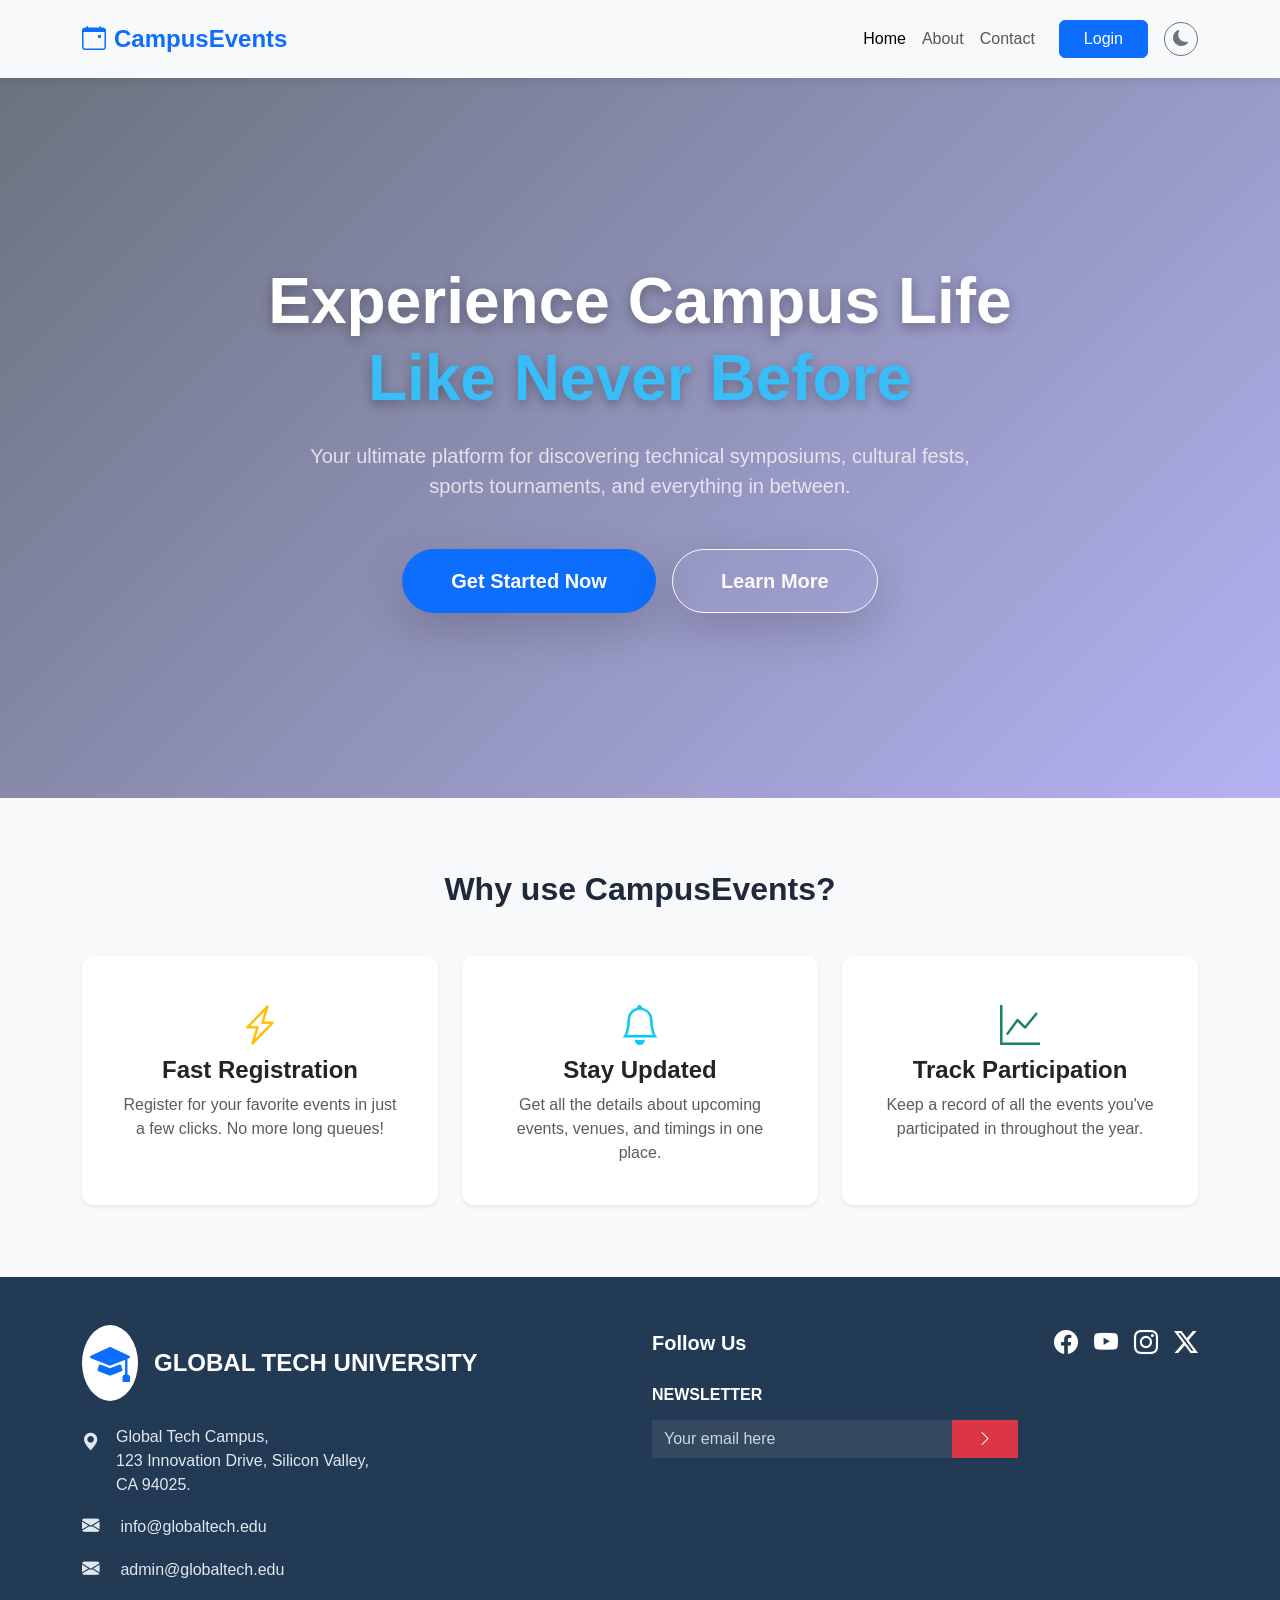
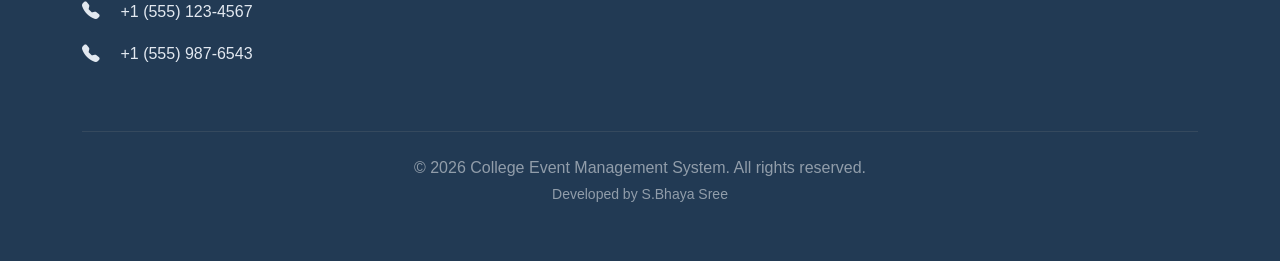
<file: index.html>
<!DOCTYPE html>
<html lang="en">
<head>
    <meta charset="UTF-8">
    <meta name="viewport" content="width=device-width, initial-scale=1.0">
    <title>College Event Management System</title>
    <!-- Bootstrap 5 CSS -->
    <link href="https://cdn.jsdelivr.net/npm/bootstrap@5.3.0/dist/css/bootstrap.min.css" rel="stylesheet">
    <!-- Bootstrap Icons -->
    <link rel="stylesheet" href="https://cdn.jsdelivr.net/npm/bootstrap-icons@1.10.5/font/bootstrap-icons.css">
    <!-- Custom CSS -->
    <link rel="stylesheet" href="css/style.css">
</head>
<body>

    <!-- Navbar -->
    <nav class="navbar navbar-expand-lg navbar-light bg-light sticky-top py-3">
        <div class="container">
            <a class="navbar-brand fw-bold text-primary fs-4" href="index.html">
                <i class="bi bi-calendar-event me-2"></i>CampusEvents
            </a>
            <button class="navbar-toggler" type="button" data-bs-toggle="collapse" data-bs-target="#navbarNav">
                <span class="navbar-toggler-icon"></span>
            </button>
            <div class="collapse navbar-collapse" id="navbarNav">
                <ul class="navbar-nav ms-auto align-items-center">
                    <li class="nav-item">
                        <a class="nav-link active" href="index.html">Home</a>
                    </li>
                    <li class="nav-item">
                        <a class="nav-link" href="about.html">About</a>
                    </li>
                    <li class="nav-item">
                        <a class="nav-link" href="contact.html">Contact</a>
                    </li>
                    
                    <!-- Guest Links -->
                    <li class="nav-item ms-lg-3" id="guestLinks">
                        <a class="btn btn-primary px-4 btn-animated" href="login.html">Login</a>
                    </li>

                    <!-- Authenticated Links -->
                    <li class="nav-item dropdown ms-lg-3 d-none" id="authLinks">
                        <a class="nav-link dropdown-toggle fw-bold text-primary" href="#" id="navbarDropdown" role="button" data-bs-toggle="dropdown">
                            <i class="bi bi-person-circle me-1"></i> <span id="userNameDisplay">User</span>
                        </a>
                        <ul class="dropdown-menu dropdown-menu-end shadow-sm border-0">
                            <li><a class="dropdown-item" href="#" id="dashboardLink">Dashboard</a></li>
                            <li><hr class="dropdown-divider"></li>
                            <li><a class="dropdown-item text-danger" href="#" id="logoutBtn">Logout</a></li>
                        </ul>
                    </li>

                    <li class="nav-item ms-3">
                        <button id="themeToggle" class="btn btn-outline-secondary rounded-circle px-2 py-1">
                            <i class="bi bi-moon-fill"></i>
                        </button>
                    </li>
                </ul>
            </div>
        </div>
    </nav>

    <!-- Hero Section -->
    <main class="flex-grow-1">
        <section class="hero-section text-white text-center d-flex align-items-center">
            <div class="container position-relative z-index-1">
                <h1 class="display-3 fw-bolder mb-4 hero-title">Experience Campus Life <br><span class="text-accent">Like Never Before</span></h1>
                <p class="lead mb-5 opacity-75 fw-light mx-auto" style="max-width: 700px;">Your ultimate platform for discovering technical symposiums, cultural fests, sports tournaments, and everything in between.</p>
                <div class="d-flex justify-content-center gap-3">
                    <a href="login.html" class="btn btn-primary btn-lg px-5 py-3 fw-bold btn-animated rounded-pill shadow-lg">Get Started Now</a>
                    <a href="about.html" class="btn btn-outline-light btn-lg px-5 py-3 fw-bold btn-animated rounded-pill shadow-lg">Learn More</a>
                </div>
            </div>
            <div class="hero-overlay"></div>
        </section>

        <!-- Features Section -->
        <section class="py-5 bg-light">
            <div class="container py-4">
                <h2 class="text-center fw-bold mb-5">Why use CampusEvents?</h2>
                <div class="row g-4">
                    <div class="col-md-4">
                        <div class="card h-100 border-0 shadow-sm text-center p-4">
                            <div class="card-body">
                                <i class="bi bi-lightning-charge text-warning fs-1 mb-3"></i>
                                <h4 class="card-title fw-bold">Fast Registration</h4>
                                <p class="card-text text-muted">Register for your favorite events in just a few clicks. No more long queues!</p>
                            </div>
                        </div>
                    </div>
                    <div class="col-md-4">
                        <div class="card h-100 border-0 shadow-sm text-center p-4">
                            <div class="card-body">
                                <i class="bi bi-bell text-info fs-1 mb-3"></i>
                                <h4 class="card-title fw-bold">Stay Updated</h4>
                                <p class="card-text text-muted">Get all the details about upcoming events, venues, and timings in one place.</p>
                            </div>
                        </div>
                    </div>
                    <div class="col-md-4">
                        <div class="card h-100 border-0 shadow-sm text-center p-4">
                            <div class="card-body">
                                <i class="bi bi-graph-up text-success fs-1 mb-3"></i>
                                <h4 class="card-title fw-bold">Track Participation</h4>
                                <p class="card-text text-muted">Keep a record of all the events you've participated in throughout the year.</p>
                            </div>
                        </div>
                    </div>
                </div>
            </div>
        </section>
    </main>

    <!-- Footer -->
    <!-- Footer -->
    <footer class="custom-footer mt-auto py-5">
        <div class="container">
            <div class="row g-4">
                <!-- Left Column -->
                <div class="col-lg-6">
                    <div class="d-flex align-items-center mb-4">
                        <i class="bi bi-mortarboard-fill fs-1 text-primary me-3 bg-white rounded-circle p-2"></i>
                        <h4 class="fw-bold mb-0 text-white">GLOBAL TECH UNIVERSITY</h4>
                    </div>
                    
                    <ul class="list-unstyled footer-contact">
                        <li class="mb-3 d-flex">
                            <i class="bi bi-geo-alt-fill me-3 mt-1"></i>
                            <div>Global Tech Campus,<br>123 Innovation Drive, Silicon Valley,<br>CA 94025.</div>
                        </li>
                        <li class="mb-3"><i class="bi bi-envelope-fill me-3"></i> info@globaltech.edu</li>
                        <li class="mb-3"><i class="bi bi-envelope-fill me-3"></i> admin@globaltech.edu</li>
                        <li class="mb-3"><i class="bi bi-telephone-fill me-3"></i> +1 (555) 123-4567</li>
                        <li><i class="bi bi-telephone-fill me-3"></i> +1 (555) 987-6543</li>
                    </ul>
                </div>
                
                <!-- Right Column -->
                <div class="col-lg-6">
                    <div class="d-flex justify-content-between align-items-center mb-3">
                        <h5 class="fw-bold text-white mb-0">Follow Us</h5>
                        <div class="d-flex gap-3">
                            <a href="#" class="text-white fs-4 hover-primary"><i class="bi bi-facebook"></i></a>
                            <a href="#" class="text-white fs-4 hover-primary"><i class="bi bi-youtube"></i></a>
                            <a href="#" class="text-white fs-4 hover-primary"><i class="bi bi-instagram"></i></a>
                            <a href="#" class="text-white fs-4 hover-primary"><i class="bi bi-twitter-x"></i></a>
                        </div>
                    </div>
                    
                    <h6 class="fw-bold text-white mb-3 text-uppercase mt-4">Newsletter</h6>
                    <form class="d-flex mb-4" onsubmit="event.preventDefault();">
                        <input type="email" class="form-control rounded-0 border-0 bg-secondary bg-opacity-25 text-white shadow-none" placeholder="Your email here" required style="max-width: 300px;">
                        <button type="submit" class="btn btn-danger rounded-0 px-4"><i class="bi bi-chevron-right"></i></button>
                    </form>
                    
                    
                </div>
            </div>
            
            <hr class="border-secondary mt-5 mb-4">
            
            <div class="text-center pb-2">
                <p class="mb-1 text-white-50">&copy; 2026 College Event Management System. All rights reserved.</p>
                <p class="mb-0 text-white-50 small">Developed by S.Bhaya Sree</p>
            </div>
        </div>
    </footer>

    <!-- Bootstrap Bundle with Popper -->
    <script src="https://cdn.jsdelivr.net/npm/bootstrap@5.3.0/dist/js/bootstrap.bundle.min.js"></script>
    
    <!-- Custom Scripts -->
    <script src="js/storage.js"></script>
    <script src="js/auth.js"></script>
</body>
</html>
</file>
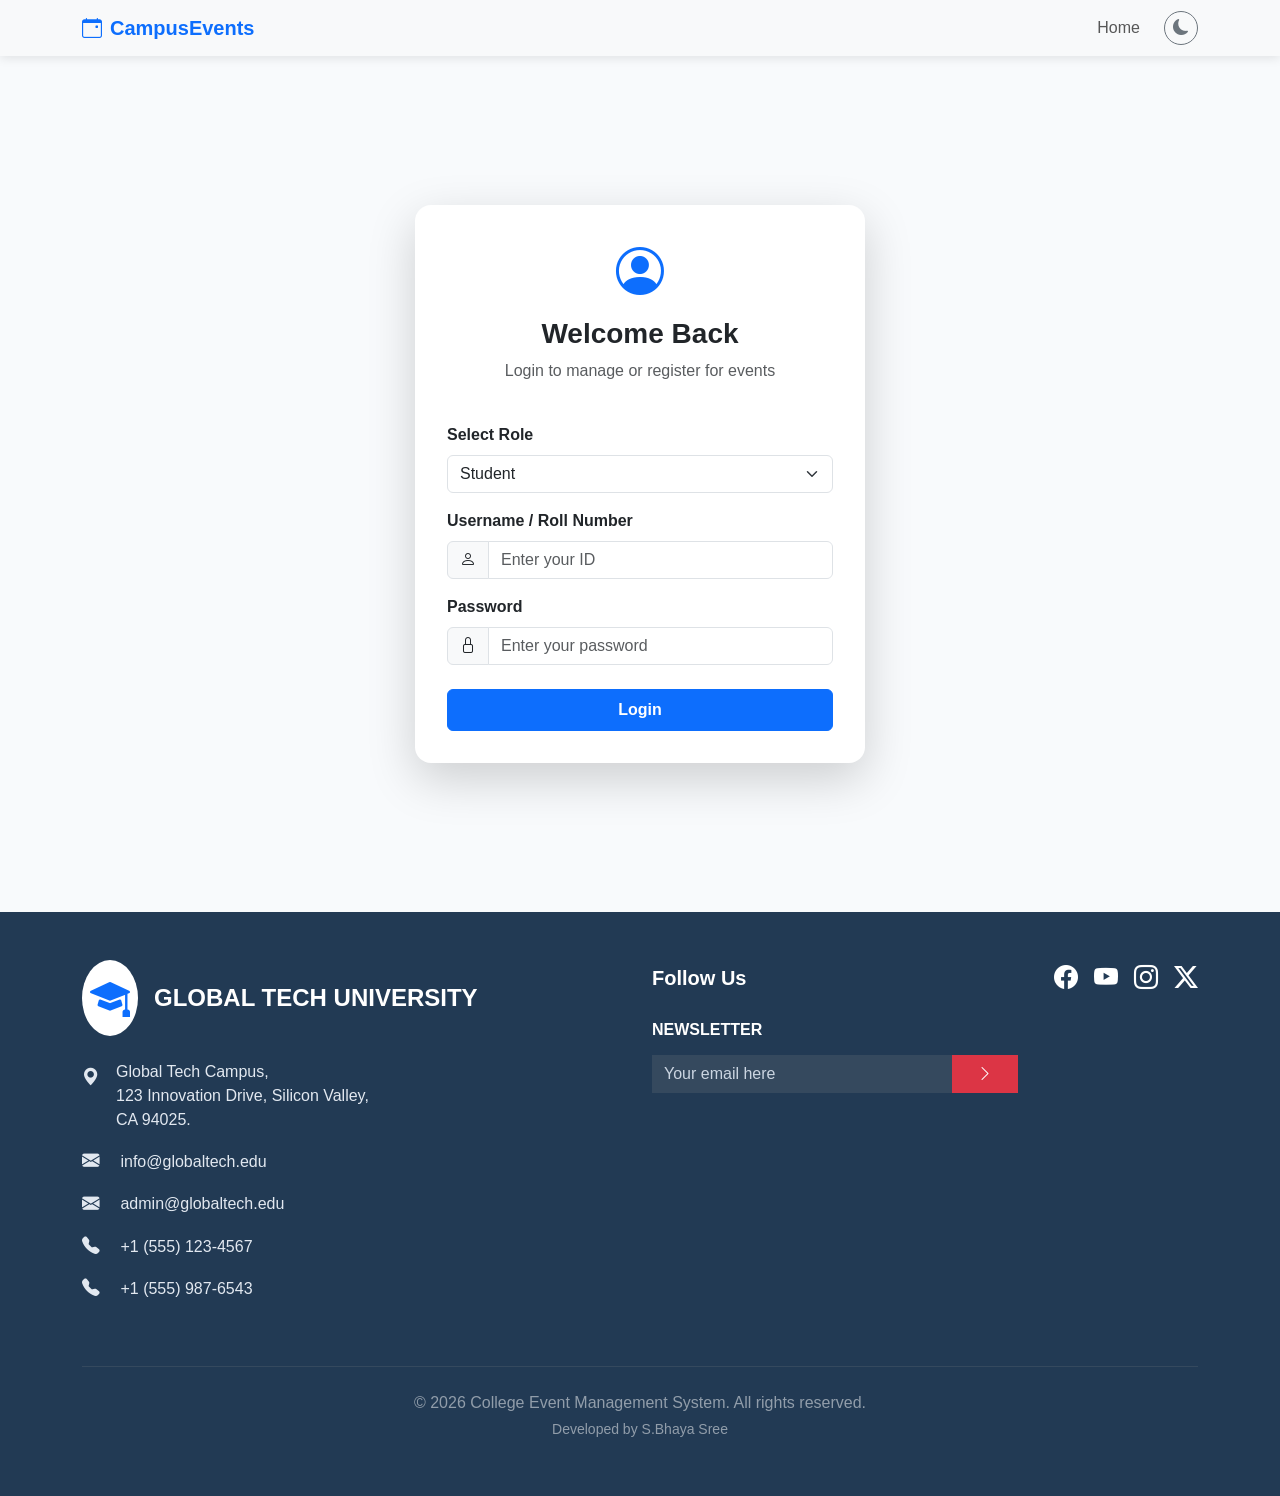
<file: admin-dashboard.html>
<!DOCTYPE html>
<html lang="en">
<head>
    <meta charset="UTF-8">
    <meta name="viewport" content="width=device-width, initial-scale=1.0">
    <title>Admin Dashboard - College Event Management</title>
    <link href="https://cdn.jsdelivr.net/npm/bootstrap@5.3.0/dist/css/bootstrap.min.css" rel="stylesheet">
    <link rel="stylesheet" href="https://cdn.jsdelivr.net/npm/bootstrap-icons@1.10.5/font/bootstrap-icons.css">
    <link rel="stylesheet" href="css/style.css">
</head>
<body>

    <!-- Navbar -->
    <nav class="navbar navbar-expand-lg navbar-light bg-light sticky-top py-2">
        <div class="container-fluid px-4">
            <a class="navbar-brand fw-bold text-primary" href="index.html">
                <i class="bi bi-shield-lock me-2"></i>Admin Panel
            </a>
            <button class="navbar-toggler" type="button" data-bs-toggle="collapse" data-bs-target="#navbarNav">
                <span class="navbar-toggler-icon"></span>
            </button>
            <div class="collapse navbar-collapse" id="navbarNav">
                <ul class="navbar-nav ms-auto align-items-center">
                    <li class="nav-item me-3">
                        <button class="btn btn-outline-success btn-sm btn-animated" onclick="Export.toExcel()">
                            <i class="bi bi-file-earmark-excel me-1"></i> Export Data
                        </button>
                    </li>
                    <li class="nav-item dropdown" id="authLinks">
                        <a class="nav-link dropdown-toggle fw-bold text-primary" href="#" id="navbarDropdown" role="button" data-bs-toggle="dropdown">
                            <i class="bi bi-person-badge me-1"></i> <span id="userNameDisplay">Admin</span>
                        </a>
                        <ul class="dropdown-menu dropdown-menu-end shadow-sm border-0">
                            <li><a class="dropdown-item text-danger" href="#" id="logoutBtn">Logout</a></li>
                        </ul>
                    </li>
                    <li class="nav-item ms-3">
                        <button id="themeToggle" class="btn btn-outline-secondary rounded-circle px-2 py-1">
                            <i class="bi bi-moon-fill"></i>
                        </button>
                    </li>
                </ul>
            </div>
        </div>
    </nav>

    <!-- Main Content -->
    <main class="container-fluid px-4 py-4">
        
        <!-- Dashboard Stats -->
        <div class="row mb-4">
            <div class="col-md-4 mb-3">
                <div class="card stat-card shadow-sm h-100">
                    <div class="card-body d-flex justify-content-between align-items-center">
                        <div>
                            <h6 class="text-muted text-uppercase fw-bold mb-2">Total Events</h6>
                            <h2 class="mb-0 fw-bold" id="totalEvents">0</h2>
                        </div>
                        <div class="bg-primary bg-opacity-10 p-3 rounded-circle text-primary">
                            <i class="bi bi-calendar-event fs-3"></i>
                        </div>
                    </div>
                </div>
            </div>
            <div class="col-md-4 mb-3">
                <div class="card stat-card shadow-sm h-100" style="border-left-color: #198754;">
                    <div class="card-body d-flex justify-content-between align-items-center">
                        <div>
                            <h6 class="text-muted text-uppercase fw-bold mb-2">Total Registrations</h6>
                            <h2 class="mb-0 fw-bold" id="totalRegistrations">0</h2>
                        </div>
                        <div class="bg-success bg-opacity-10 p-3 rounded-circle text-success">
                            <i class="bi bi-people fs-3"></i>
                        </div>
                    </div>
                </div>
            </div>
            <div class="col-md-4 mb-3 d-flex align-items-center">
                <button class="btn btn-primary btn-lg w-100 h-100 fw-bold btn-animated shadow-sm d-flex justify-content-center align-items-center" data-bs-toggle="modal" data-bs-target="#createEventModal">
                    <i class="bi bi-plus-circle me-2 fs-4"></i> Create New Event
                </button>
            </div>
        </div>

        <hr class="my-4 text-muted">

        <!-- Manage Events -->
        <h4 class="fw-bold mb-4">Manage Events</h4>
        <div class="row" id="adminEventsList">
            <!-- Events injected here by admin.js -->
        </div>

    </main>

    <!-- Create/Edit Event Modal -->
    <div class="modal fade" id="createEventModal" tabindex="-1" aria-hidden="true">
        <div class="modal-dialog modal-lg">
            <div class="modal-content">
                <div class="modal-header bg-light">
                    <h5 class="modal-title fw-bold"><i class="bi bi-pencil-square me-2 text-primary"></i> Event Details</h5>
                    <button type="button" class="btn-close" data-bs-dismiss="modal" aria-label="Close"></button>
                </div>
                <form id="eventForm">
                    <div class="modal-body">
                        <input type="hidden" id="eventId">
                        
                        <div class="row mb-3">
                            <div class="col-md-6">
                                <label class="form-label fw-bold">Event Name</label>
                                <input type="text" class="form-control" id="eventTitle" required>
                            </div>
                            <div class="col-md-6">
                                <label class="form-label fw-bold">Category</label>
                                <select class="form-select" id="eventCategory" required>
                                    <option value="" disabled selected>Select Category</option>
                                    <option value="Technical">Technical</option>
                                    <option value="Cultural">Cultural</option>
                                    <option value="Sports">Sports</option>
                                    <option value="Workshop">Workshop</option>
                                    <option value="Seminar">Seminar</option>
                                </select>
                            </div>
                        </div>

                        <div class="mb-3">
                            <label class="form-label fw-bold">Description</label>
                            <textarea class="form-control" id="eventDescription" rows="3" required></textarea>
                        </div>

                        <div class="row mb-3">
                            <div class="col-md-6">
                                <label class="form-label fw-bold">Venue</label>
                                <input type="text" class="form-control" id="eventVenue" required>
                            </div>
                            <div class="col-md-3">
                                <label class="form-label fw-bold">Date</label>
                                <input type="date" class="form-control" id="eventDate" required>
                            </div>
                            <div class="col-md-3">
                                <label class="form-label fw-bold">Time</label>
                                <input type="time" class="form-control" id="eventTime" required>
                            </div>
                        </div>

                            <div class="row mb-3">
                                <div class="col-md-6">
                                    <label class="form-label fw-bold small">Max Participants</label>
                                    <input type="number" class="form-control" id="eventMax" min="1" required>
                                </div>
                                <div class="col-md-6">
                                    <label class="form-label fw-bold small">Poster Image URL (Optional)</label>
                                    <input type="url" class="form-control" id="eventPoster" placeholder="https://...">
                                </div>
                            </div>
                            
                            <hr class="my-4">
                            <h6 class="fw-bold mb-3 text-primary">Coordinator Details</h6>
                            
                            <div class="row mb-3">
                                <div class="col-md-4">
                                    <label class="form-label fw-bold small">Coordinator Name</label>
                                    <input type="text" class="form-control" id="eventCoordName" required>
                                </div>
                                <div class="col-md-4">
                                    <label class="form-label fw-bold small">Contact Number</label>
                                    <input type="tel" class="form-control" id="eventCoordPhone" pattern="[0-9]{10}" placeholder="10-digit mobile" required>
                                </div>
                                <div class="col-md-4">
                                    <label class="form-label fw-bold small">Department</label>
                                    <select class="form-select" id="eventCoordDept" required>
                                        <option value="" disabled selected>Select Dept</option>
                                        <option value="Computer Science">Computer Science</option>
                                        <option value="Information Technology">Information Technology</option>
                                        <option value="Electronics">Electronics</option>
                                        <option value="Mechanical">Mechanical</option>
                                        <option value="Civil">Civil</option>
                                    </select>
                                </div>
                            </div>
                    </div>
                    <div class="modal-footer bg-light">
                        <button type="button" class="btn btn-secondary" data-bs-dismiss="modal">Cancel</button>
                        <button type="submit" class="btn btn-primary btn-animated px-4 fw-bold">Save Event</button>
                    </div>
                </form>
            </div>
        </div>
    </div>

    <!-- Toast Container -->
    <div class="toast-container position-fixed bottom-0 end-0 p-3" id="toastContainer"></div>

    <script src="https://cdn.jsdelivr.net/npm/bootstrap@5.3.0/dist/js/bootstrap.bundle.min.js"></script>
    <script src="js/storage.js"></script>
    <script src="js/auth.js"></script>
    <script src="js/admin.js"></script>
    <script src="js/export.js"></script>
</body>
</html>
</file>
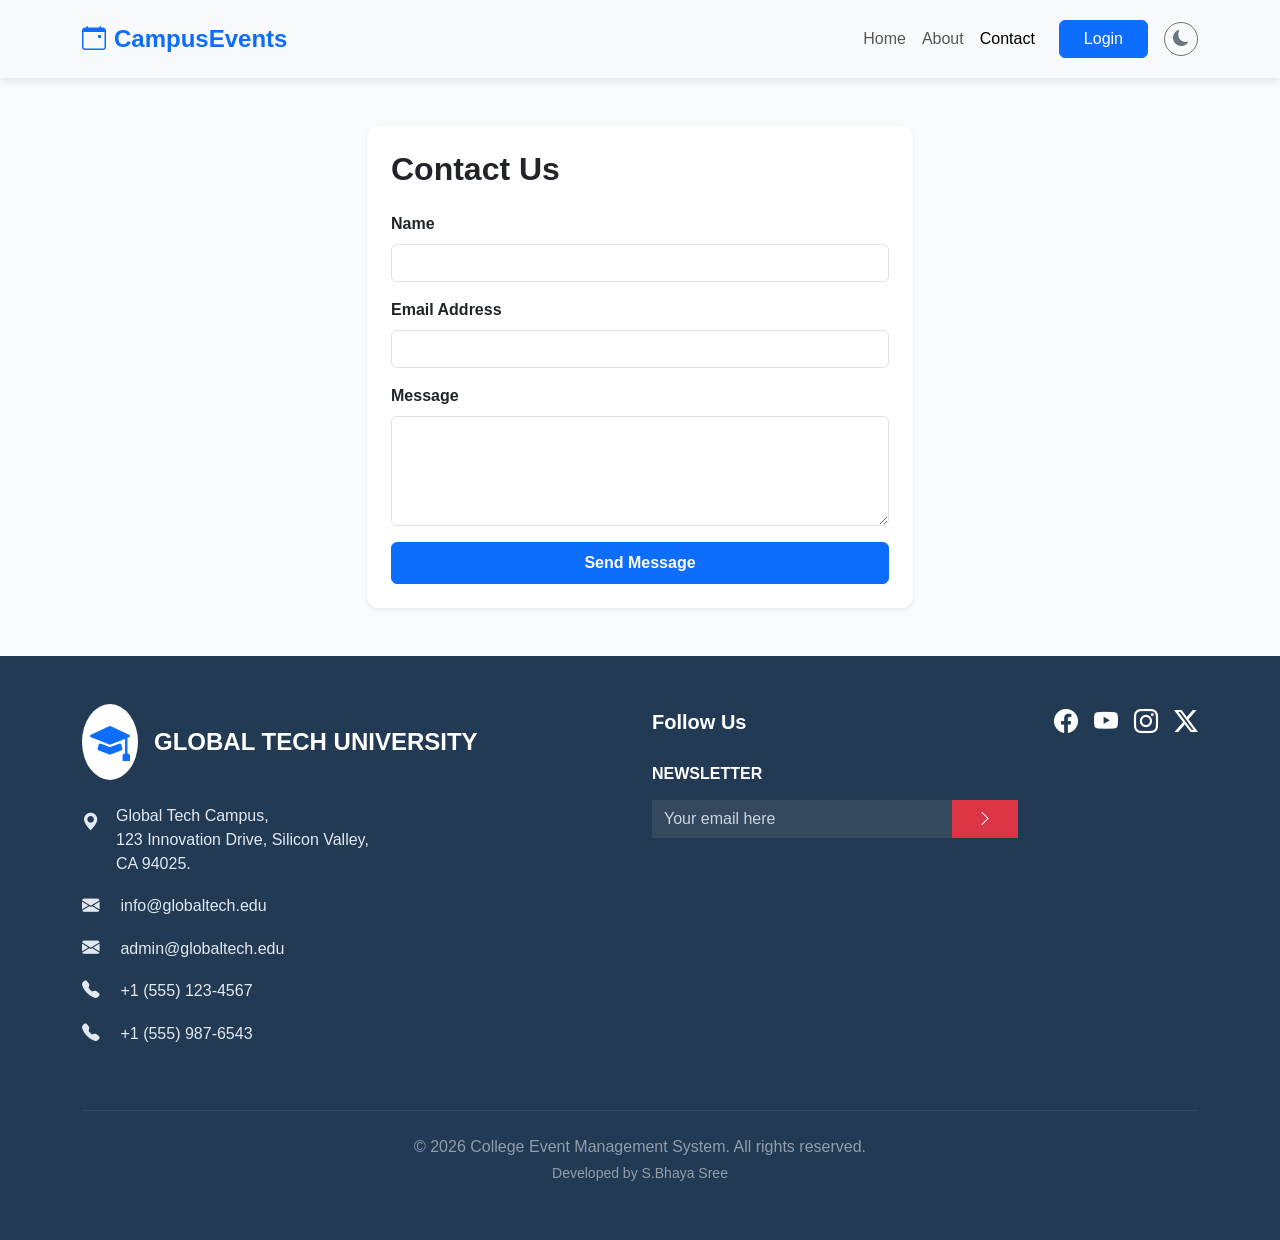
<file: contact.html>
<!DOCTYPE html>
<html lang="en">
<head>
    <meta charset="UTF-8">
    <meta name="viewport" content="width=device-width, initial-scale=1.0">
    <title>Contact - College Event Management</title>
    <link href="https://cdn.jsdelivr.net/npm/bootstrap@5.3.0/dist/css/bootstrap.min.css" rel="stylesheet">
    <link rel="stylesheet" href="https://cdn.jsdelivr.net/npm/bootstrap-icons@1.10.5/font/bootstrap-icons.css">
    <link rel="stylesheet" href="css/style.css">
</head>
<body>

    <!-- Navbar -->
    <nav class="navbar navbar-expand-lg navbar-light bg-light sticky-top py-3">
        <div class="container">
            <a class="navbar-brand fw-bold text-primary fs-4" href="index.html">
                <i class="bi bi-calendar-event me-2"></i>CampusEvents
            </a>
            <button class="navbar-toggler" type="button" data-bs-toggle="collapse" data-bs-target="#navbarNav">
                <span class="navbar-toggler-icon"></span>
            </button>
            <div class="collapse navbar-collapse" id="navbarNav">
                <ul class="navbar-nav ms-auto align-items-center">
                    <li class="nav-item">
                        <a class="nav-link" href="index.html">Home</a>
                    </li>
                    <li class="nav-item">
                        <a class="nav-link" href="about.html">About</a>
                    </li>
                    <li class="nav-item">
                        <a class="nav-link active" href="contact.html">Contact</a>
                    </li>
                    
                    <!-- Guest Links -->
                    <li class="nav-item ms-lg-3" id="guestLinks">
                        <a class="btn btn-primary px-4 btn-animated" href="login.html">Login</a>
                    </li>

                    <!-- Authenticated Links -->
                    <li class="nav-item dropdown ms-lg-3 d-none" id="authLinks">
                        <a class="nav-link dropdown-toggle fw-bold text-primary" href="#" id="navbarDropdown" role="button" data-bs-toggle="dropdown">
                            <i class="bi bi-person-circle me-1"></i> <span id="userNameDisplay">User</span>
                        </a>
                        <ul class="dropdown-menu dropdown-menu-end shadow-sm border-0">
                            <li><a class="dropdown-item" href="#" id="dashboardLink">Dashboard</a></li>
                            <li><hr class="dropdown-divider"></li>
                            <li><a class="dropdown-item text-danger" href="#" id="logoutBtn">Logout</a></li>
                        </ul>
                    </li>

                    <li class="nav-item ms-3">
                        <button id="themeToggle" class="btn btn-outline-secondary rounded-circle px-2 py-1">
                            <i class="bi bi-moon-fill"></i>
                        </button>
                    </li>
                </ul>
            </div>
        </div>
    </nav>

    <!-- Main Content -->
    <main class="container py-5 flex-grow-1">
        <div class="row justify-content-center">
            <div class="col-lg-6">
                <div class="card shadow-sm border-0 p-4">
                    <h2 class="fw-bold mb-4">Contact Us</h2>
                    <form onsubmit="event.preventDefault(); alert('Message sent successfully!'); this.reset();">
                        <div class="mb-3">
                            <label class="form-label fw-bold">Name</label>
                            <input type="text" class="form-control" required>
                        </div>
                        <div class="mb-3">
                            <label class="form-label fw-bold">Email Address</label>
                            <input type="email" class="form-control" required>
                        </div>
                        <div class="mb-3">
                            <label class="form-label fw-bold">Message</label>
                            <textarea class="form-control" rows="4" required></textarea>
                        </div>
                        <button type="submit" class="btn btn-primary btn-animated w-100 fw-bold py-2">Send Message</button>
                    </form>
                </div>
            </div>
        </div>
    </main>

    <!-- Footer -->
    <!-- Footer -->
    <footer class="custom-footer mt-auto py-5">
        <div class="container">
            <div class="row g-4">
                <!-- Left Column -->
                <div class="col-lg-6">
                    <div class="d-flex align-items-center mb-4">
                        <i class="bi bi-mortarboard-fill fs-1 text-primary me-3 bg-white rounded-circle p-2"></i>
                        <h4 class="fw-bold mb-0 text-white">GLOBAL TECH UNIVERSITY</h4>
                    </div>
                    
                    <ul class="list-unstyled footer-contact">
                        <li class="mb-3 d-flex">
                            <i class="bi bi-geo-alt-fill me-3 mt-1"></i>
                            <div>Global Tech Campus,<br>123 Innovation Drive, Silicon Valley,<br>CA 94025.</div>
                        </li>
                        <li class="mb-3"><i class="bi bi-envelope-fill me-3"></i> info@globaltech.edu</li>
                        <li class="mb-3"><i class="bi bi-envelope-fill me-3"></i> admin@globaltech.edu</li>
                        <li class="mb-3"><i class="bi bi-telephone-fill me-3"></i> +1 (555) 123-4567</li>
                        <li><i class="bi bi-telephone-fill me-3"></i> +1 (555) 987-6543</li>
                    </ul>
                </div>
                
                <!-- Right Column -->
                <div class="col-lg-6">
                    <div class="d-flex justify-content-between align-items-center mb-3">
                        <h5 class="fw-bold text-white mb-0">Follow Us</h5>
                        <div class="d-flex gap-3">
                            <a href="#" class="text-white fs-4 hover-primary"><i class="bi bi-facebook"></i></a>
                            <a href="#" class="text-white fs-4 hover-primary"><i class="bi bi-youtube"></i></a>
                            <a href="#" class="text-white fs-4 hover-primary"><i class="bi bi-instagram"></i></a>
                            <a href="#" class="text-white fs-4 hover-primary"><i class="bi bi-twitter-x"></i></a>
                        </div>
                    </div>
                    
                    <h6 class="fw-bold text-white mb-3 text-uppercase mt-4">Newsletter</h6>
                    <form class="d-flex mb-4" onsubmit="event.preventDefault();">
                        <input type="email" class="form-control rounded-0 border-0 bg-secondary bg-opacity-25 text-white shadow-none" placeholder="Your email here" required style="max-width: 300px;">
                        <button type="submit" class="btn btn-danger rounded-0 px-4"><i class="bi bi-chevron-right"></i></button>
                    </form>
                    
                    
                </div>
            </div>
            
            <hr class="border-secondary mt-5 mb-4">
            
            <div class="text-center pb-2">
                <p class="mb-1 text-white-50">&copy; 2026 College Event Management System. All rights reserved.</p>
                <p class="mb-0 text-white-50 small">Developed by S.Bhaya Sree</p>
            </div>
        </div>
    </footer>

    <script src="https://cdn.jsdelivr.net/npm/bootstrap@5.3.0/dist/js/bootstrap.bundle.min.js"></script>
    <script src="js/storage.js"></script>
    <script src="js/auth.js"></script>
</body>
</html>
</file>
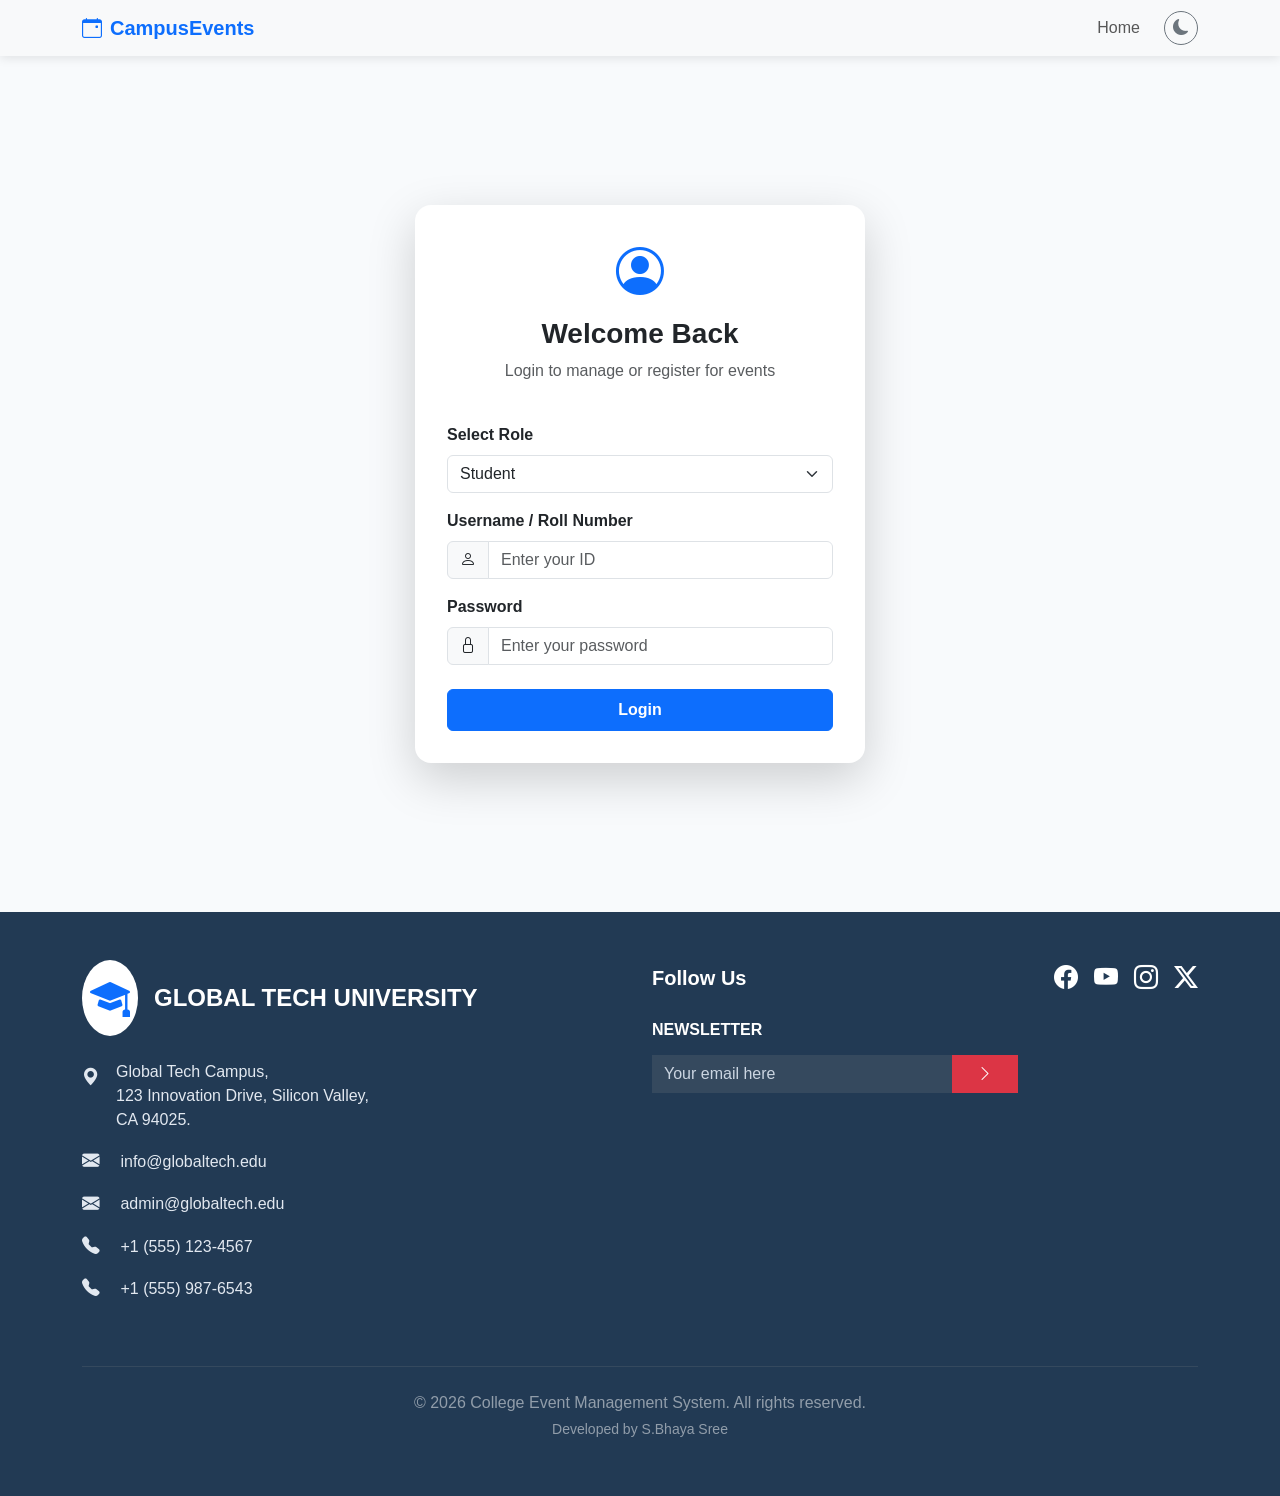
<file: login.html>
<!DOCTYPE html>
<html lang="en">
<head>
    <meta charset="UTF-8">
    <meta name="viewport" content="width=device-width, initial-scale=1.0">
    <title>Login - College Event Management System</title>
    <!-- Bootstrap 5 CSS -->
    <link href="https://cdn.jsdelivr.net/npm/bootstrap@5.3.0/dist/css/bootstrap.min.css" rel="stylesheet">
    <!-- Bootstrap Icons -->
    <link rel="stylesheet" href="https://cdn.jsdelivr.net/npm/bootstrap-icons@1.10.5/font/bootstrap-icons.css">
    <!-- Custom CSS -->
    <link rel="stylesheet" href="css/style.css">
</head>
<body>

    <!-- Navbar -->
    <nav class="navbar navbar-expand-lg navbar-light bg-light sticky-top">
        <div class="container">
            <a class="navbar-brand fw-bold text-primary" href="index.html">
                <i class="bi bi-calendar-event me-2"></i>CampusEvents
            </a>
            <button class="navbar-toggler" type="button" data-bs-toggle="collapse" data-bs-target="#navbarNav">
                <span class="navbar-toggler-icon"></span>
            </button>
            <div class="collapse navbar-collapse" id="navbarNav">
                <ul class="navbar-nav ms-auto align-items-center">
                    <li class="nav-item">
                        <a class="nav-link" href="index.html">Home</a>
                    </li>
                    <li class="nav-item ms-3">
                        <button id="themeToggle" class="btn btn-outline-secondary rounded-circle px-2 py-1">
                            <i class="bi bi-moon-fill"></i>
                        </button>
                    </li>
                </ul>
            </div>
        </div>
    </nav>

    <!-- Main Content -->
    <main class="container py-5">
        <div class="auth-wrapper">
            <div class="card auth-card shadow-lg border-0">
                <div class="text-center mb-4">
                    <i class="bi bi-person-circle text-primary" style="font-size: 3rem;"></i>
                    <h3 class="mt-2 fw-bold">Welcome Back</h3>
                    <p class="text-muted">Login to manage or register for events</p>
                </div>
                
                <div id="loginError" class="alert alert-danger d-none" role="alert"></div>

                <form id="loginForm">
                    <div class="mb-3">
                        <label for="roleSelect" class="form-label fw-bold">Select Role</label>
                        <select class="form-select" id="roleSelect" required>
                            <option value="student" selected>Student</option>
                            <option value="admin">Admin</option>
                        </select>
                    </div>

                    <div class="mb-3">
                        <label for="identifier" class="form-label fw-bold">Username / Roll Number</label>
                        <div class="input-group">
                            <span class="input-group-text"><i class="bi bi-person"></i></span>
                            <input type="text" class="form-control" id="identifier" placeholder="Enter your ID" required>
                        </div>
                    </div>

                    <div class="mb-4">
                        <label for="password" class="form-label fw-bold">Password</label>
                        <div class="input-group">
                            <span class="input-group-text"><i class="bi bi-lock"></i></span>
                            <input type="password" class="form-control" id="password" placeholder="Enter your password" required>
                        </div>
                    </div>

                    <button type="submit" id="loginBtn" class="btn btn-primary w-100 py-2 fw-bold btn-animated">
                        Login
                    </button>
                </form>
            </div>
        </div>
    </main>

    <!-- Footer -->
    <!-- Footer -->
    <footer class="custom-footer mt-auto py-5">
        <div class="container">
            <div class="row g-4">
                <!-- Left Column -->
                <div class="col-lg-6">
                    <div class="d-flex align-items-center mb-4">
                        <i class="bi bi-mortarboard-fill fs-1 text-primary me-3 bg-white rounded-circle p-2"></i>
                        <h4 class="fw-bold mb-0 text-white">GLOBAL TECH UNIVERSITY</h4>
                    </div>
                    
                    <ul class="list-unstyled footer-contact">
                        <li class="mb-3 d-flex">
                            <i class="bi bi-geo-alt-fill me-3 mt-1"></i>
                            <div>Global Tech Campus,<br>123 Innovation Drive, Silicon Valley,<br>CA 94025.</div>
                        </li>
                        <li class="mb-3"><i class="bi bi-envelope-fill me-3"></i> info@globaltech.edu</li>
                        <li class="mb-3"><i class="bi bi-envelope-fill me-3"></i> admin@globaltech.edu</li>
                        <li class="mb-3"><i class="bi bi-telephone-fill me-3"></i> +1 (555) 123-4567</li>
                        <li><i class="bi bi-telephone-fill me-3"></i> +1 (555) 987-6543</li>
                    </ul>
                </div>
                
                <!-- Right Column -->
                <div class="col-lg-6">
                    <div class="d-flex justify-content-between align-items-center mb-3">
                        <h5 class="fw-bold text-white mb-0">Follow Us</h5>
                        <div class="d-flex gap-3">
                            <a href="#" class="text-white fs-4 hover-primary"><i class="bi bi-facebook"></i></a>
                            <a href="#" class="text-white fs-4 hover-primary"><i class="bi bi-youtube"></i></a>
                            <a href="#" class="text-white fs-4 hover-primary"><i class="bi bi-instagram"></i></a>
                            <a href="#" class="text-white fs-4 hover-primary"><i class="bi bi-twitter-x"></i></a>
                        </div>
                    </div>
                    
                    <h6 class="fw-bold text-white mb-3 text-uppercase mt-4">Newsletter</h6>
                    <form class="d-flex mb-4" onsubmit="event.preventDefault();">
                        <input type="email" class="form-control rounded-0 border-0 bg-secondary bg-opacity-25 text-white shadow-none" placeholder="Your email here" required style="max-width: 300px;">
                        <button type="submit" class="btn btn-danger rounded-0 px-4"><i class="bi bi-chevron-right"></i></button>
                    </form>
                    
                    
                </div>
            </div>
            
            <hr class="border-secondary mt-5 mb-4">
            
            <div class="text-center pb-2">
                <p class="mb-1 text-white-50">&copy; 2026 College Event Management System. All rights reserved.</p>
                <p class="mb-0 text-white-50 small">Developed by S.Bhaya Sree</p>
            </div>
        </div>
    </footer>

    <!-- Bootstrap Bundle with Popper -->
    <script src="https://cdn.jsdelivr.net/npm/bootstrap@5.3.0/dist/js/bootstrap.bundle.min.js"></script>
    
    <!-- Custom Scripts -->
    <script src="js/storage.js"></script>
    <script src="js/auth.js"></script>
</body>
</html>
</file>
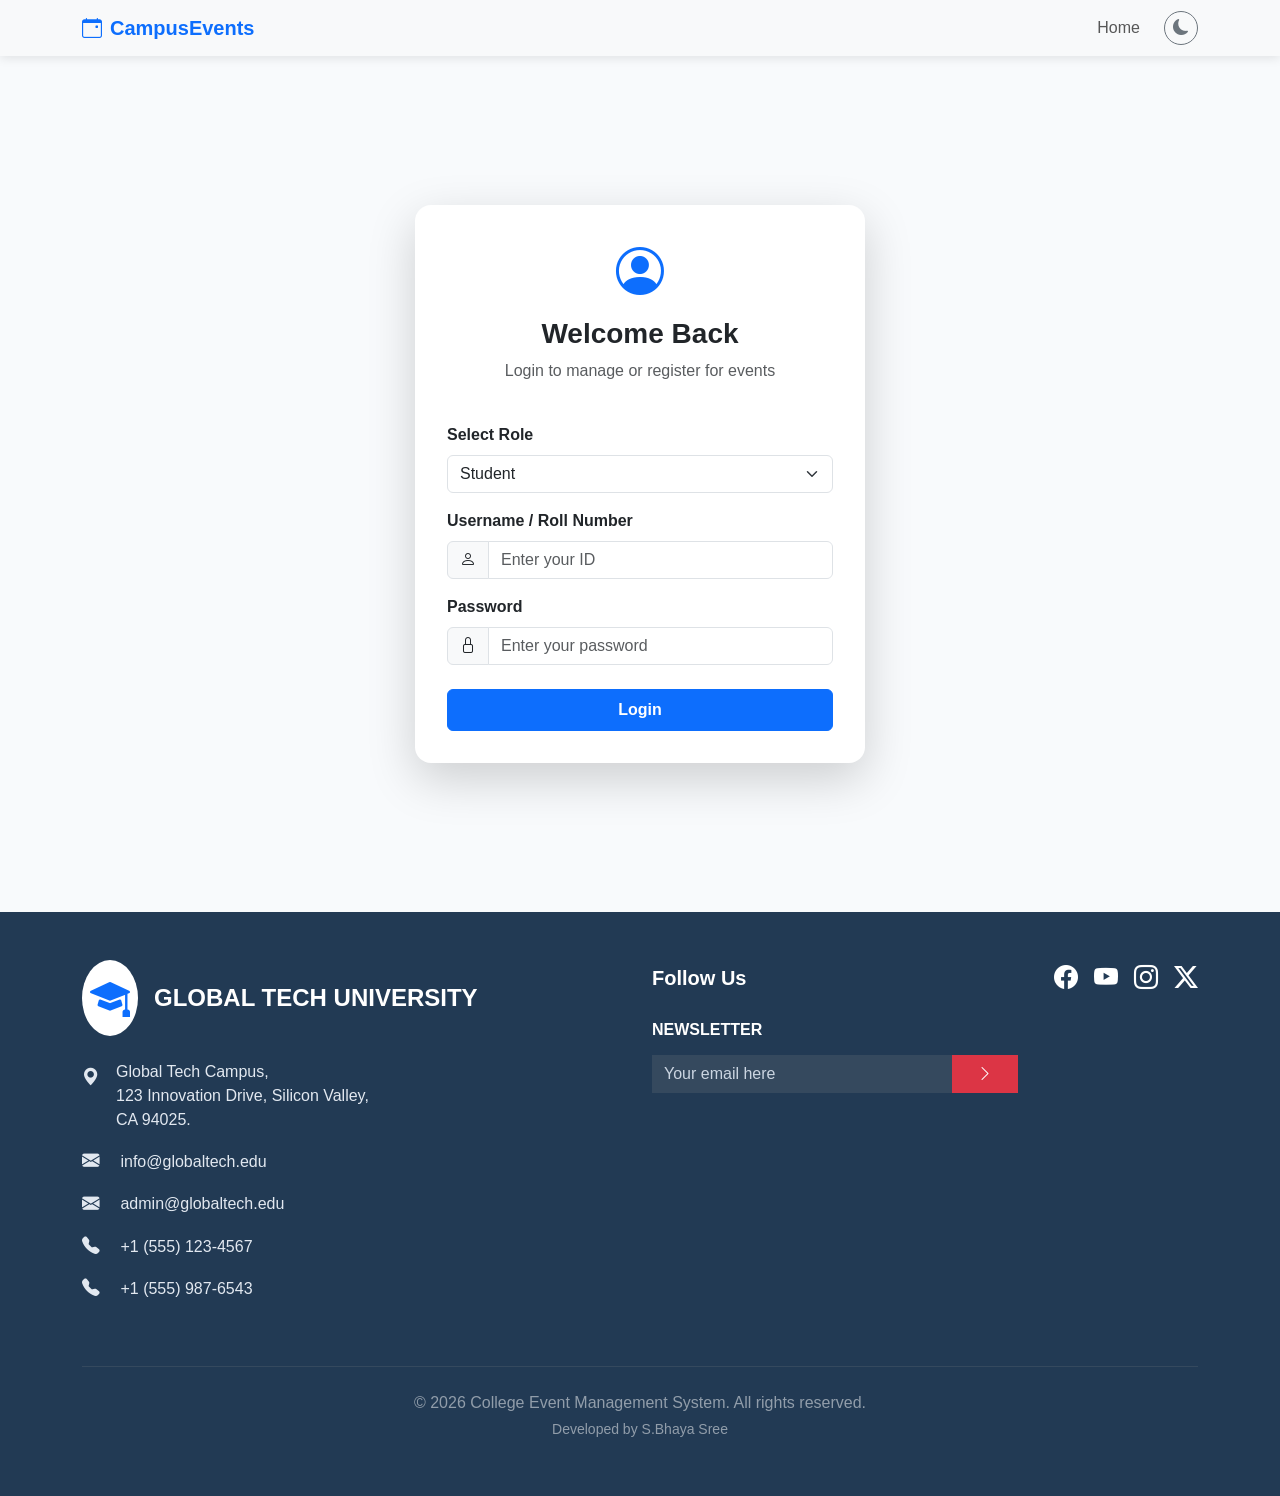
<file: register.html>
<!DOCTYPE html>
<html lang="en">
<head>
    <meta charset="UTF-8">
    <meta name="viewport" content="width=device-width, initial-scale=1.0">
    <title>Register for Event - College Event Management</title>
    <link href="https://cdn.jsdelivr.net/npm/bootstrap@5.3.0/dist/css/bootstrap.min.css" rel="stylesheet">
    <link rel="stylesheet" href="https://cdn.jsdelivr.net/npm/bootstrap-icons@1.10.5/font/bootstrap-icons.css">
    <link rel="stylesheet" href="css/style.css">
</head>
<body>

    <!-- Navbar -->
    <nav class="navbar navbar-expand-lg navbar-light bg-light sticky-top py-2">
        <div class="container">
            <a class="navbar-brand fw-bold text-primary" href="index.html">
                <i class="bi bi-calendar-event me-2"></i>Student Portal
            </a>
            <div class="d-flex ms-auto align-items-center">
                <a href="student-dashboard.html" class="btn btn-outline-primary btn-sm me-3"><i class="bi bi-arrow-left me-1"></i> Back to Dashboard</a>
                <button id="themeToggle" class="btn btn-outline-secondary rounded-circle px-2 py-1">
                    <i class="bi bi-moon-fill"></i>
                </button>
            </div>
        </div>
    </nav>

    <!-- Main Content -->
    <main class="container py-5">
        <div class="row justify-content-center">
            <div class="col-lg-8">
                <div class="card shadow-lg border-0 overflow-hidden">
                    <div class="row g-0">
                        <div class="col-md-5 d-none d-md-block bg-light border-end">
                            <img src="" id="displayEventPoster" class="img-fluid h-100 object-fit-cover" alt="Event Poster" onerror="this.src='https://images.unsplash.com/photo-1523580494863-6f3031224c94?auto=format&fit=crop&w=400&q=80'">
                        </div>
                        <div class="col-md-7 p-4 p-md-5">
                            
                            <div class="mb-4">
                                <h3 class="fw-bold mb-1" id="displayEventTitle">Loading Event...</h3>
                                <p class="text-muted small mb-2">
                                    <i class="bi bi-calendar-check me-1"></i> <span id="displayEventDate"></span><br>
                                    <i class="bi bi-geo-alt me-1"></i> <span id="displayEventVenue"></span>
                                </p>
                                <div class="bg-light p-3 rounded border">
                                    <h6 class="fw-bold mb-2 small text-primary"><i class="bi bi-headset me-1"></i>Event Coordinator</h6>
                                    <p class="mb-0 small">
                                        <span id="displayCoordName" class="fw-bold"></span> (<span id="displayCoordDept"></span>)<br>
                                        <i class="bi bi-telephone-fill text-muted me-1 mt-1"></i> <a href="#" id="displayCoordPhoneLink" class="text-decoration-none"><span id="displayCoordPhone"></span></a>
                                    </p>
                                </div>
                            </div>

                            <hr class="mb-4">

                            <div id="regError" class="alert alert-danger d-none" role="alert"></div>

                            <form id="registrationForm">
                                <h5 class="fw-bold mb-3">Participant Details</h5>
                                
                                <div class="row mb-3">
                                    <div class="col-sm-6">
                                        <label class="form-label fw-bold small">Roll Number</label>
                                        <input type="text" class="form-control" id="regRollNumber" readonly required>
                                    </div>
                                    <div class="col-sm-6">
                                        <label class="form-label fw-bold small">Full Name</label>
                                        <input type="text" class="form-control" id="regName" placeholder="John Doe" required>
                                    </div>
                                </div>

                                <div class="row mb-3">
                                    <div class="col-sm-6">
                                        <label class="form-label fw-bold small">Department</label>
                                        <select class="form-select" id="regDepartment" required>
                                            <option value="" disabled selected>Select Dept</option>
                                            <option value="Computer Science">Computer Science</option>
                                            <option value="Information Technology">Information Technology</option>
                                            <option value="Electronics">Electronics</option>
                                            <option value="Mechanical">Mechanical</option>
                                            <option value="Civil">Civil</option>
                                        </select>
                                    </div>
                                    <div class="col-sm-6">
                                        <label class="form-label fw-bold small">Year</label>
                                        <select class="form-select" id="regYear" required>
                                            <option value="" disabled selected>Select Year</option>
                                            <option value="1st Year">1st Year</option>
                                            <option value="2nd Year">2nd Year</option>
                                            <option value="3rd Year">3rd Year</option>
                                            <option value="4th Year">4th Year</option>
                                        </select>
                                    </div>
                                </div>

                                <div class="row mb-4">
                                    <div class="col-sm-6">
                                        <label class="form-label fw-bold small">Email Address</label>
                                        <input type="email" class="form-control" id="regEmail" placeholder="student@college.edu" required>
                                    </div>
                                    <div class="col-sm-6">
                                        <label class="form-label fw-bold small">Phone Number</label>
                                        <input type="tel" class="form-control" id="regPhone" pattern="[0-9]{10}" placeholder="10-digit mobile" required>
                                    </div>
                                </div>

                                <button type="submit" class="btn btn-primary w-100 btn-animated fw-bold py-2">
                                    Confirm Registration
                                </button>
                            </form>

                            <!-- Success State -->
                            <div id="successCard" class="text-center d-none py-4">
                                <i class="bi bi-check-circle-fill text-success" style="font-size: 4rem;"></i>
                                <h3 class="mt-3 fw-bold">Registration Successful!</h3>
                                <p class="text-muted">Your seat has been reserved. You can view this in your dashboard under "My Registrations".</p>
                                <a href="student-dashboard.html" class="btn btn-outline-primary mt-3 btn-animated">Go to Dashboard</a>
                            </div>

                        </div>
                    </div>
                </div>
            </div>
        </div>
    </main>

    <script src="https://cdn.jsdelivr.net/npm/bootstrap@5.3.0/dist/js/bootstrap.bundle.min.js"></script>
    <script src="js/storage.js"></script>
    <script src="js/auth.js"></script>
    <script src="js/register.js"></script>
</body>
</html>
</file>
<file: css/style.css>
:root {
    --primary-color: #4f46e5;
    --primary-hover: #4338ca;
    --accent-color: #38bdf8;
    --bg-light: #f8fafc;
    --bg-dark: #0f172a;
    --text-light: #1e293b;
    --text-dark: #f8fafc;
    --card-bg-light: #ffffff;
    --card-bg-dark: #1e293b;
    --border-light: #e2e8f0;
    --border-dark: #334155;
}

body {
    background-color: var(--bg-light);
    color: var(--text-light);
    font-family: 'Segoe UI', Tahoma, Geneva, Verdana, sans-serif;
    transition: background-color 0.3s, color 0.3s;
    min-height: 100vh;
    display: flex;
    flex-direction: column;
}

body.dark-mode {
    background-color: var(--bg-dark);
    color: var(--text-dark);
}

main {
    flex: 1;
}

/* Custom Nav Styles */
.navbar {
    box-shadow: 0 2px 10px rgba(0,0,0,0.1);
}
body.dark-mode .navbar {
    background-color: #1a1d20 !important;
    border-bottom: 1px solid var(--border-dark);
}
body.dark-mode .navbar-brand, 
body.dark-mode .nav-link {
    color: var(--text-dark) !important;
}

/* Cards */
.card {
    border-radius: 12px;
    border: 1px solid var(--border-light);
    background-color: var(--card-bg-light);
    transition: transform 0.2s ease, box-shadow 0.2s ease, background-color 0.3s, border-color 0.3s;
    overflow: hidden;
}
.card:hover {
    transform: translateY(-5px);
    box-shadow: 0 10px 20px rgba(0,0,0,0.1);
}
body.dark-mode .card {
    background-color: var(--card-bg-dark);
    border-color: var(--border-dark);
}
body.dark-mode .card-title,
body.dark-mode .card-text {
    color: var(--text-dark);
}

/* Forms */
body.dark-mode .form-control,
body.dark-mode .form-select {
    background-color: #343a40;
    border-color: #495057;
    color: white;
}
body.dark-mode .form-control:focus,
body.dark-mode .form-select:focus {
    background-color: #3b4248;
    color: white;
    border-color: var(--primary-color);
}
body.dark-mode .form-label {
    color: #ced4da;
}

/* Buttons */
.btn-animated {
    position: relative;
    overflow: hidden;
    transition: all 0.3s;
}
.btn-animated:active {
    transform: scale(0.95);
}

/* Loading Overlay */
.loading-overlay {
    position: fixed;
    top: 0;
    left: 0;
    width: 100%;
    height: 100%;
    background: rgba(255,255,255,0.8);
    display: flex;
    justify-content: center;
    align-items: center;
    z-index: 9999;
}
body.dark-mode .loading-overlay {
    background: rgba(0,0,0,0.8);
}
.loading-overlay.d-none {
    display: none !important;
}

/* Toasts */
.toast-container {
    z-index: 1060;
}

/* Auth Container */
.auth-wrapper {
    min-height: calc(100vh - 140px);
    display: flex;
    align-items: center;
    justify-content: center;
}
.auth-card {
    width: 100%;
    max-width: 450px;
    padding: 2rem;
    border-radius: 16px;
}

/* Footer */
.custom-footer {
    background-color: #223a54;
    color: #e2e8f0;
}
.custom-footer .footer-contact i {
    font-size: 1.1rem;
}
.custom-footer .form-control::placeholder {
    color: #cbd5e1;
}
.custom-footer .hover-primary {
    transition: color 0.2s ease;
}
.custom-footer .hover-primary:hover {
    color: var(--accent-color) !important;
}
body.dark-mode .custom-footer {
    background-color: #0f172a;
}

/* Event Poster */
.event-poster {
    height: 200px;
    object-fit: cover;
    width: 100%;
    background-color: #e9ecef;
}
body.dark-mode .event-poster {
    background-color: #495057;
}

/* Admin Dashboard Stats */
.stat-card {
    border-left: 5px solid var(--primary-color);
}

/* Empty State */
.empty-state {
    padding: 3rem;
    text-align: center;
    color: #6c757d;
}
body.dark-mode .empty-state {
    color: #adb5bd;
}

/* Text Accent */
.text-accent {
    color: var(--accent-color);
}

/* Hero Section */
.hero-section {
    position: relative;
    padding: 8rem 0;
    min-height: 80vh;
    background: url('https://images.unsplash.com/photo-1514525253161-7a46d19cd819?auto=format&fit=crop&w=1600&q=80') center center / cover no-repeat;
    display: flex;
    align-items: center;
    overflow: hidden;
}
.hero-overlay {
    position: absolute;
    top: 0;
    left: 0;
    right: 0;
    bottom: 0;
    background: linear-gradient(135deg, rgba(15, 23, 42, 0.6) 0%, rgba(79, 70, 229, 0.4) 100%);
    z-index: 0;
}
.hero-title {
    text-shadow: 0 4px 12px rgba(0,0,0,0.3);
}
.z-index-1 {
    z-index: 1;
}
</file>
